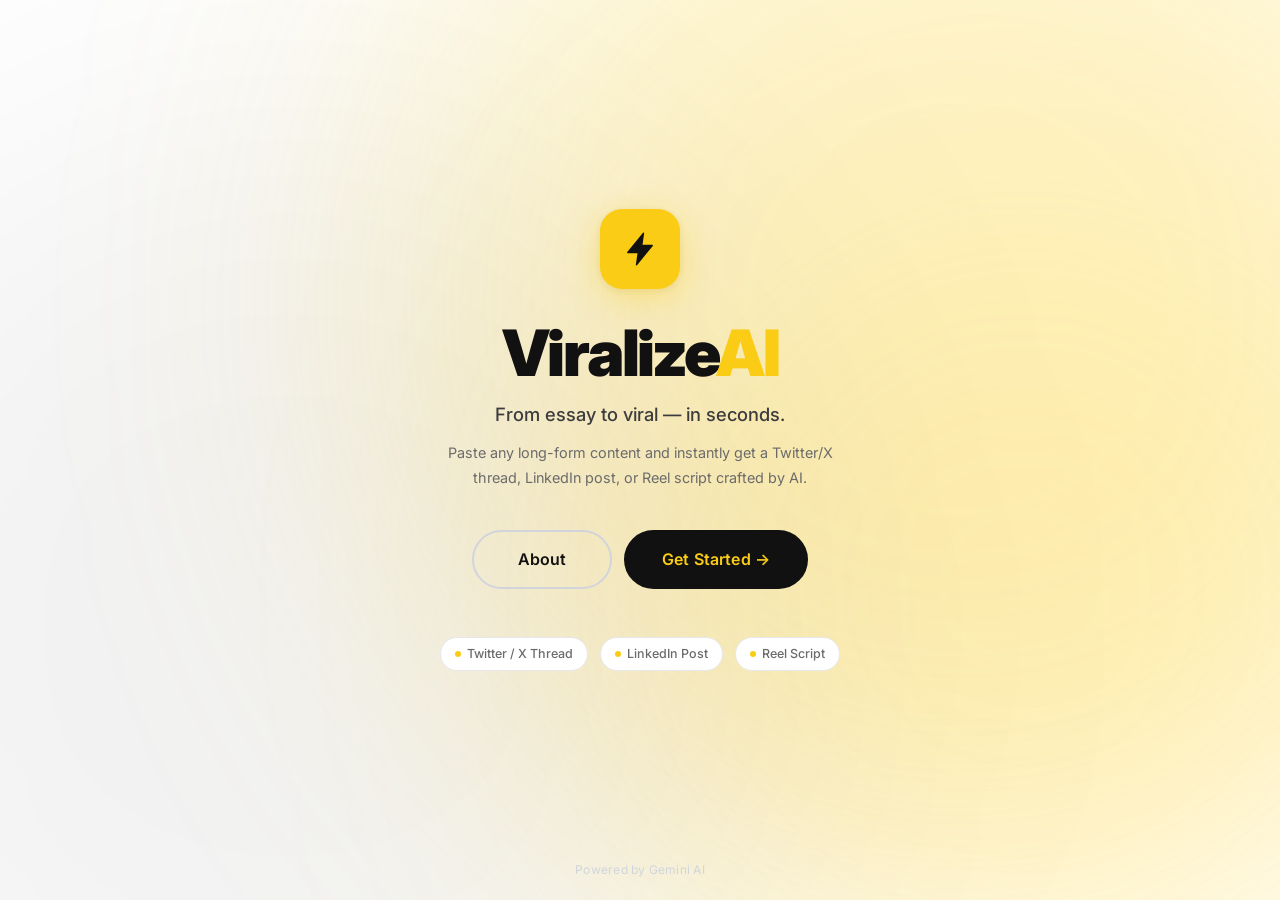
<file: static/index.html>
<!DOCTYPE html>
<html lang="en">
<head>
  <meta charset="UTF-8" />
  <meta name="viewport" content="width=device-width, initial-scale=1.0" />
  <title>ViralizeAI — Turn Essays into Viral Content</title>
  <meta name="description" content="ViralizeAI instantly transforms your long-form essays and reports into Twitter threads, LinkedIn posts, and Reel scripts using AI." />
  <link rel="stylesheet" href="/static/style.css" />
  <link rel="preconnect" href="https://fonts.googleapis.com" />
  <link rel="preconnect" href="https://fonts.gstatic.com" crossorigin />
  <link href="https://fonts.googleapis.com/css2?family=Inter:ital,wght@0,300;0,400;0,500;0,600;0,700;0,800;0,900;1,400&display=swap" rel="stylesheet" />
</head>
<body class="landing-page">

  <!-- Dummy Preloader -->
  <div class="global-preloader" id="preloader">
    <div class="preloader-counter" id="preloader-counter">0%</div>
    <div class="preloader-brand">ViralizeAI</div>
  </div>
  <script>
    document.addEventListener("DOMContentLoaded", () => {
      const counterEl = document.getElementById("preloader-counter");
      const preloaderEl = document.getElementById("preloader");
      let currentProgress = 0;
      
      const updateLoader = setInterval(() => {
        // Jump only 1 to 2 steps for a slower, smoother load
        currentProgress += Math.floor(Math.random() * 2) + 1;
        
        if (currentProgress >= 100) {
          currentProgress = 100;
          clearInterval(updateLoader);
          counterEl.textContent = currentProgress + "%";
          
          // Longer pause at 100% (800ms) then fade out
          setTimeout(() => {
            preloaderEl.classList.add("hidden");
            setTimeout(() => preloaderEl.remove(), 800); // Remove from DOM after fade
          }, 800);
        } else {
          counterEl.textContent = currentProgress + "%";
        }
      }, 35); // Slower interval (35ms instead of 18ms)
    });
  </script>

  <div class="landing-wrapper">
    <div class="landing-content">

      <!-- Logo -->
      <div class="landing-logo-wrap">
        <div class="landing-logo-mark" aria-label="ViralizeAI logo">
          <svg viewBox="0 0 48 48" fill="none" xmlns="http://www.w3.org/2000/svg">
            <path d="M28 6L10 28H22L20 42L38 20H26L28 6Z" fill="#111111" stroke="#111111" stroke-width="1.5" stroke-linejoin="round"/>
          </svg>
        </div>
      </div>

      <!-- Title -->
      <h1 class="landing-title">Viralize<span>AI</span></h1>
      <p class="landing-tagline">From essay to viral — in seconds.</p>
      <p class="landing-desc">
        Paste any long-form content and instantly get a Twitter/X thread,
        LinkedIn post, or Reel script crafted by AI.
      </p>

      <!-- CTA Buttons -->
      <div class="landing-btns">
        <a href="/about" class="btn btn-outline" id="about-btn">About</a>
        <a href="/app" class="btn btn-primary" id="get-started-btn">Get Started →</a>
      </div>

      <!-- Badges -->
      <div class="landing-badges">
        <span class="badge"><span class="badge-dot"></span>Twitter / X Thread</span>
        <span class="badge"><span class="badge-dot"></span>LinkedIn Post</span>
        <span class="badge"><span class="badge-dot"></span>Reel Script</span>
      </div>

    </div>
  </div>

  <p class="landing-footer-text">Powered by Gemini AI</p>

  <script src="/static/cursor.js"></script>
</body>
</html>
</file>
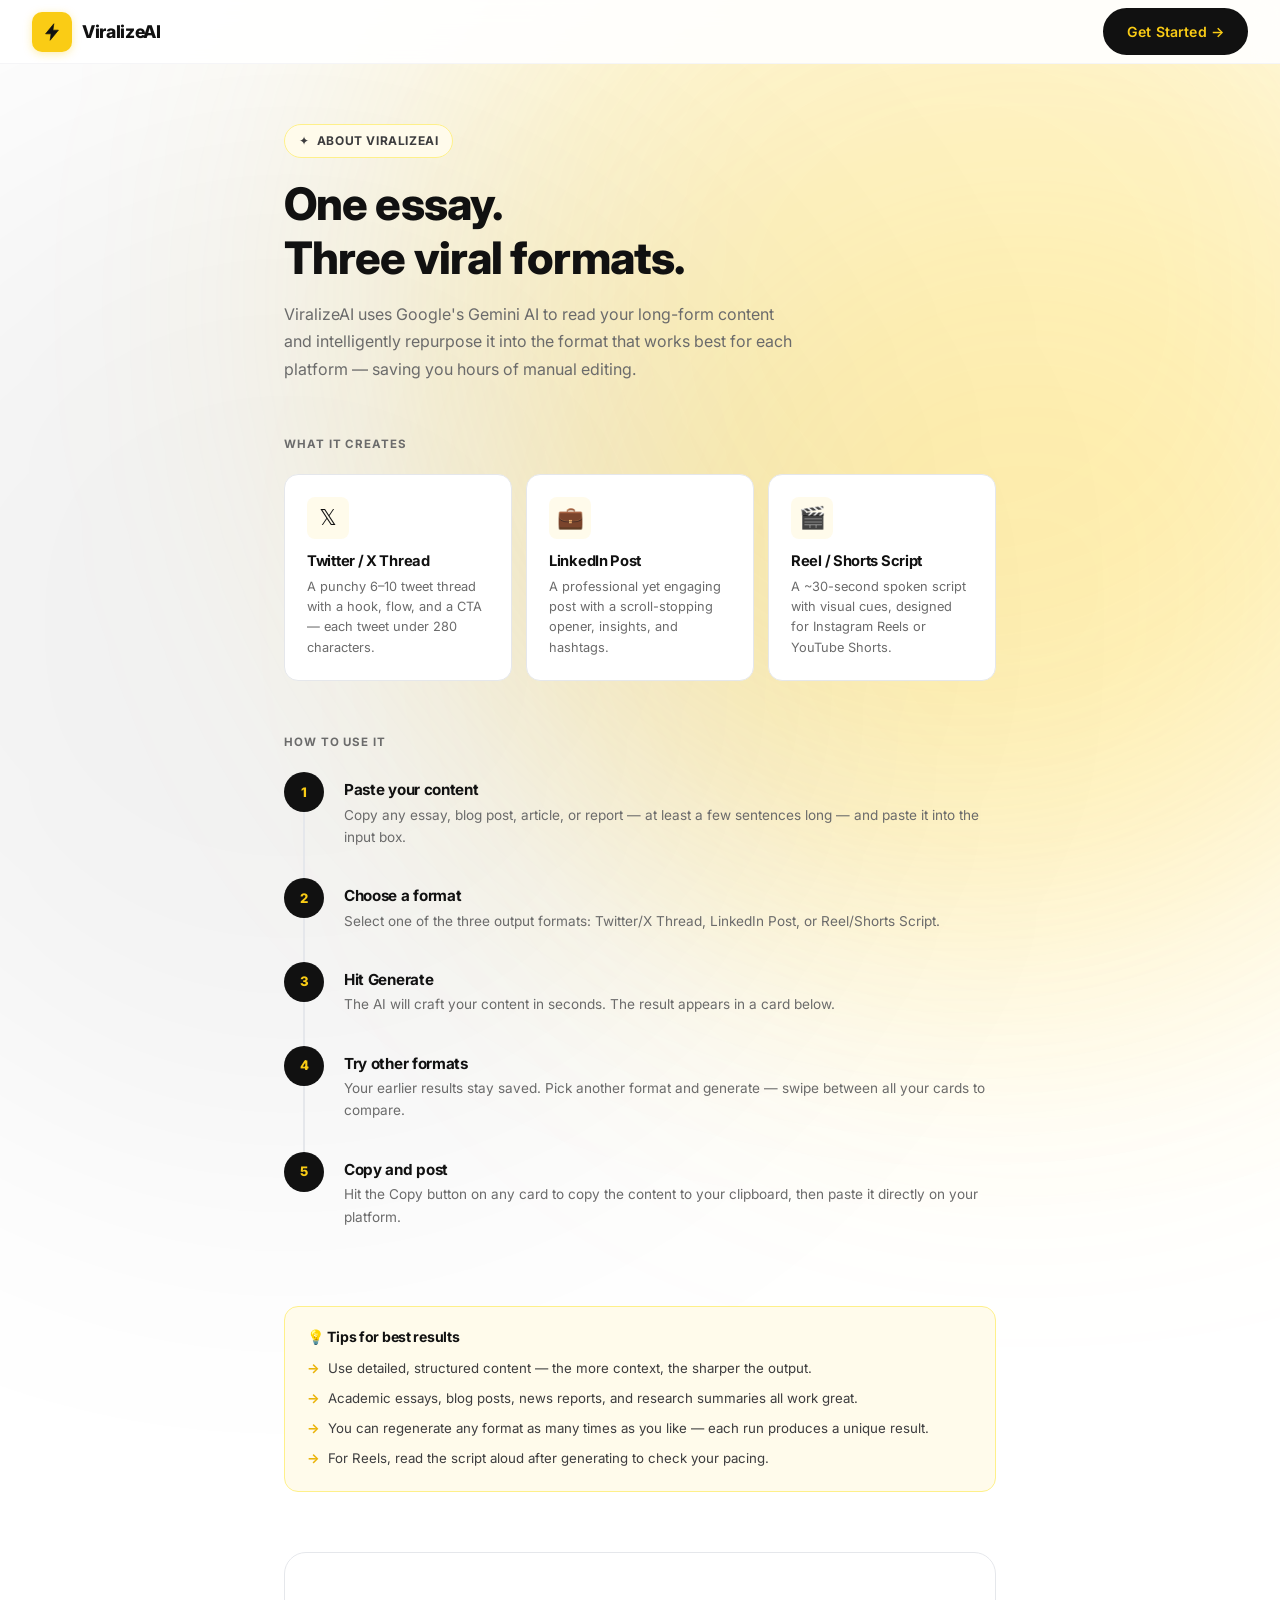
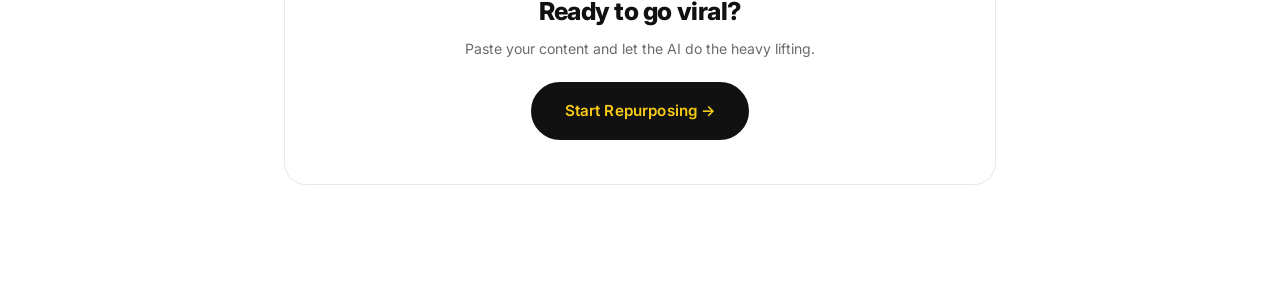
<file: static/about.html>
<!DOCTYPE html>
<html lang="en">
<head>
  <meta charset="UTF-8" />
  <meta name="viewport" content="width=device-width, initial-scale=1.0" />
  <title>About — ViralizeAI</title>
  <meta name="description" content="Learn how ViralizeAI turns your long-form essays and reports into platform-native viral content using AI." />
  <link rel="stylesheet" href="/static/style.css" />
  <link rel="preconnect" href="https://fonts.googleapis.com" />
  <link rel="preconnect" href="https://fonts.gstatic.com" crossorigin />
  <link href="https://fonts.googleapis.com/css2?family=Inter:ital,wght@0,300;0,400;0,500;0,600;0,700;0,800;0,900;1,400&display=swap" rel="stylesheet" />
</head>
<body class="about-page">

  <!-- Header -->
  <header class="site-header">
    <a href="/" class="logo-inline" id="header-logo">
      <div class="logo-mark">
        <svg viewBox="0 0 48 48" fill="none" xmlns="http://www.w3.org/2000/svg">
          <path d="M28 6L10 28H22L20 42L38 20H26L28 6Z" fill="#111111" stroke="#111111" stroke-width="1.5" stroke-linejoin="round"/>
        </svg>
      </div>
      <span>ViralizeAI</span>
    </a>
    <a href="/app" class="btn btn-primary" id="header-get-started" style="padding: 10px 22px; font-size: 0.88rem;">
      Get Started →
    </a>
  </header>

  <!-- Content -->
  <main>

    <!-- Hero -->
    <div class="about-hero">
      <div class="about-badge">✦ &nbsp;About ViralizeAI</div>
      <h1>One essay.<br/>Three viral formats.</h1>
      <p>
        ViralizeAI uses Google's Gemini AI to read your long-form content and
        intelligently repurpose it into the format that works best for each platform —
        saving you hours of manual editing.
      </p>
    </div>

    <!-- What it creates -->
    <p class="section-label">What it creates</p>
    <div class="format-cards">

      <div class="format-card">
        <div class="format-card-icon">𝕏</div>
        <h3>Twitter / X Thread</h3>
        <p>A punchy 6–10 tweet thread with a hook, flow, and a CTA — each tweet under 280 characters.</p>
      </div>

      <div class="format-card">
        <div class="format-card-icon">💼</div>
        <h3>LinkedIn Post</h3>
        <p>A professional yet engaging post with a scroll-stopping opener, insights, and hashtags.</p>
      </div>

      <div class="format-card">
        <div class="format-card-icon">🎬</div>
        <h3>Reel / Shorts Script</h3>
        <p>A ~30-second spoken script with visual cues, designed for Instagram Reels or YouTube Shorts.</p>
      </div>

    </div>

    <!-- How to use -->
    <p class="section-label">How to use it</p>
    <div class="steps">

      <div class="step">
        <div class="step-num">1</div>
        <div class="step-body">
          <h3>Paste your content</h3>
          <p>Copy any essay, blog post, article, or report — at least a few sentences long — and paste it into the input box.</p>
        </div>
      </div>

      <div class="step">
        <div class="step-num">2</div>
        <div class="step-body">
          <h3>Choose a format</h3>
          <p>Select one of the three output formats: Twitter/X Thread, LinkedIn Post, or Reel/Shorts Script.</p>
        </div>
      </div>

      <div class="step">
        <div class="step-num">3</div>
        <div class="step-body">
          <h3>Hit Generate</h3>
          <p>The AI will craft your content in seconds. The result appears in a card below.</p>
        </div>
      </div>

      <div class="step">
        <div class="step-num">4</div>
        <div class="step-body">
          <h3>Try other formats</h3>
          <p>Your earlier results stay saved. Pick another format and generate — swipe between all your cards to compare.</p>
        </div>
      </div>

      <div class="step">
        <div class="step-num">5</div>
        <div class="step-body">
          <h3>Copy and post</h3>
          <p>Hit the Copy button on any card to copy the content to your clipboard, then paste it directly on your platform.</p>
        </div>
      </div>

    </div>

    <!-- Tips -->
    <div class="tips-box">
      <h3>💡 Tips for best results</h3>
      <ul class="tips-list">
        <li>Use detailed, structured content — the more context, the sharper the output.</li>
        <li>Academic essays, blog posts, news reports, and research summaries all work great.</li>
        <li>You can regenerate any format as many times as you like — each run produces a unique result.</li>
        <li>For Reels, read the script aloud after generating to check your pacing.</li>
      </ul>
    </div>

    <!-- CTA -->
    <div class="about-cta">
      <h2>Ready to go viral?</h2>
      <p>Paste your content and let the AI do the heavy lifting.</p>
      <a href="/app" class="btn btn-primary" id="about-cta-btn">Start Repurposing →</a>
    </div>

  </main>

  <script src="/static/cursor.js"></script>
</body>
</html>
</file>
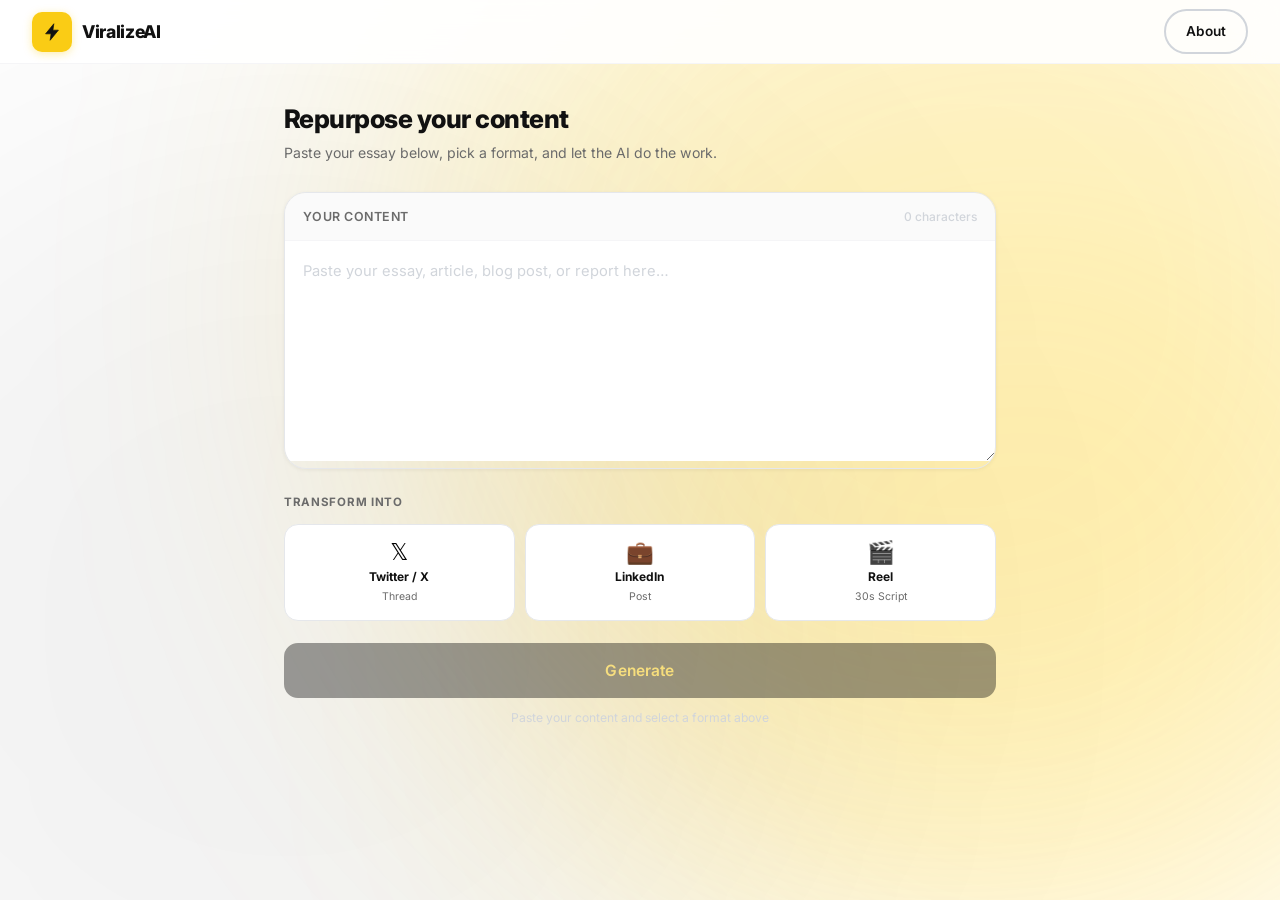
<file: static/app.html>
<!DOCTYPE html>
<html lang="en">
<head>
  <meta charset="UTF-8" />
  <meta name="viewport" content="width=device-width, initial-scale=1.0" />
  <title>ViralizeAI — Repurpose Your Content</title>
  <meta name="description" content="Transform your essays and reports into Twitter threads, LinkedIn posts, and Reel scripts instantly with ViralizeAI." />
  <link rel="stylesheet" href="/static/style.css" />
  <link rel="preconnect" href="https://fonts.googleapis.com" />
  <link rel="preconnect" href="https://fonts.gstatic.com" crossorigin />
  <link href="https://fonts.googleapis.com/css2?family=Inter:ital,wght@0,300;0,400;0,500;0,600;0,700;0,800;0,900;1,400&display=swap" rel="stylesheet" />
</head>
<body class="app-page">

  <!-- Header -->
  <header class="site-header">
    <a href="/" class="logo-inline" id="header-logo">
      <div class="logo-mark">
        <svg viewBox="0 0 48 48" fill="none" xmlns="http://www.w3.org/2000/svg">
          <path d="M28 6L10 28H22L20 42L38 20H26L28 6Z" fill="#111111" stroke="#111111" stroke-width="1.5" stroke-linejoin="round"/>
        </svg>
      </div>
      <span>ViralizeAI</span>
    </a>
    <a href="/about" class="btn btn-outline" id="header-about" style="padding: 9px 20px; font-size: 0.85rem;">
      About
    </a>
  </header>

  <main>

    <!-- Page heading -->
    <div class="page-heading">
      <h1>Repurpose your content</h1>
      <p>Paste your essay below, pick a format, and let the AI do the work.</p>
    </div>

    <!-- Error toast -->
    <div id="error-toast" class="error-toast" style="display:none;" role="alert" aria-live="assertive">
      <span>⚠</span>
      <span id="error-message"></span>
    </div>

    <!-- Input card -->
    <div class="input-card">
      <div class="input-card-header">
        <span class="input-card-title">Your Content</span>
        <span class="char-count" id="char-count">0 characters</span>
      </div>
      <textarea
        id="content-input"
        placeholder="Paste your essay, article, blog post, or report here…"
        aria-label="Content input"
        spellcheck="true"
      ></textarea>
    </div>

    <!-- Format selector -->
    <div class="format-selector-wrap">
      <p class="section-title">Transform into</p>
      <div class="format-selector" role="group" aria-label="Output format selection">

        <button class="format-btn" id="fmt-twitter" data-format="twitter" aria-pressed="false">
          <span class="format-btn-icon">𝕏</span>
          <span class="format-btn-label">Twitter / X</span>
          <span class="format-btn-sub">Thread</span>
        </button>

        <button class="format-btn" id="fmt-linkedin" data-format="linkedin" aria-pressed="false">
          <span class="format-btn-icon">💼</span>
          <span class="format-btn-label">LinkedIn</span>
          <span class="format-btn-sub">Post</span>
        </button>

        <button class="format-btn" id="fmt-reel" data-format="reel" aria-pressed="false">
          <span class="format-btn-icon">🎬</span>
          <span class="format-btn-label">Reel</span>
          <span class="format-btn-sub">30s Script</span>
        </button>

      </div>
    </div>

    <!-- Generate button -->
    <div class="generate-wrap">
      <button class="btn btn-primary" id="generate-btn" disabled>
        Generate
      </button>
      <p class="generate-hint" id="generate-hint">Select a format above to get started</p>
    </div>

    <!-- Output section -->
    <div class="output-section" id="output-section" aria-live="polite">

      <div class="output-header">
        <span class="output-title">Generated Content</span>
        <span class="output-count" id="output-count"></span>
      </div>

      <!-- Loading card -->
      <div class="loading-card" id="loading-card" style="display:none;">
        <div class="loading-card-header">
          <div class="spinner"></div>
          <span style="font-size:0.82rem; font-weight:600; color:#6B6B6B;" id="loading-label">Generating…</span>
        </div>
        <div class="loading-card-body">
          <div class="skeleton skel-line w-full"></div>
          <div class="skeleton skel-line w-90"></div>
          <div class="skeleton skel-line w-80"></div>
          <div class="skeleton skel-line w-full"></div>
          <div class="skeleton skel-line w-60"></div>
          <div class="skeleton skel-line w-90"></div>
          <div class="skeleton skel-line w-80"></div>
        </div>
      </div>

      <!-- Carousel -->
      <div class="carousel-wrap" id="carousel-wrap" style="display:none;">
        <div class="carousel-viewport">
          <div class="carousel-track" id="carousel-track"></div>
        </div>

        <div class="carousel-nav" id="carousel-nav">
          <button class="carousel-arrow" id="prev-btn" aria-label="Previous card" disabled>&#8592;</button>
          <div class="carousel-dots" id="dots-container"></div>
          <button class="carousel-arrow" id="next-btn" aria-label="Next card" disabled>&#8594;</button>
        </div>
      </div>

    </div>

  </main>

  <script src="/static/app.js"></script>
  <script src="/static/cursor.js"></script>
</body>
</html>
</file>
<file: static/style.css>
/* ============================================================
   ViralizeAI — Shared Stylesheet
   Theme: White / Yellow (#FACC15) / Black (#111111)
   ============================================================ */

/* ── Variables ─────────────────────────────────────────────── */
:root {
  --white:        #FFFFFF;
  --yellow:       #FACC15;
  --yellow-hover: #EAB308;
  --yellow-light: #FFFBEB;
  --yellow-muted: #FEF08A;
  --black:        #111111;
  --gray-900:     #1C1C1E;
  --gray-700:     #3C3C3E;
  --gray-500:     #6B6B6B;
  --gray-300:     #D1D5DB;
  --gray-200:     #E5E7EB;
  --gray-100:     #F5F5F7;
  --gray-50:      #FAFAFA;

  --radius-sm:    8px;
  --radius:       14px;
  --radius-lg:    22px;
  --radius-xl:    32px;

  --shadow-sm:    0 1px 4px rgba(0,0,0,0.06);
  --shadow:       0 4px 20px rgba(0,0,0,0.08);
  --shadow-md:    0 8px 32px rgba(0,0,0,0.12);
  --shadow-lg:    0 16px 48px rgba(0,0,0,0.14);

  --transition:   all 0.22s cubic-bezier(0.4, 0, 0.2, 1);
  --transition-slow: all 0.4s cubic-bezier(0.4, 0, 0.2, 1);

  --max-width:    760px;
}

/* ── Reset ─────────────────────────────────────────────────── */
*, *::before, *::after { margin: 0; padding: 0; box-sizing: border-box; }
html { scroll-behavior: smooth; -webkit-font-smoothing: antialiased; }

body {
  font-family: 'Inter', system-ui, -apple-system, sans-serif;
  background: #FFFFFF;
  color: #111111;
  min-height: 100vh;
  line-height: 1.65;
  position: relative;
  overflow-x: hidden;
}

/* ── Ambient Background Blur ───────────────────────────────── */
html::before, body::before, body::after {
  content: "";
  position: fixed;
  border-radius: 50%;
  filter: blur(140px);
  z-index: -1;
  pointer-events: none;
  animation: bgFloat 18s ease-in-out infinite alternate;
  will-change: transform;
}

body::before {
  width: 90vw;
  height: 90vw;
  max-width: 1400px;
  max-height: 1400px;
  background: rgba(250, 204, 21, 0.22); /* Richer yellow */
  top: -30%;
  right: -20%;
}

body::after {
  width: 85vw;
  height: 85vw;
  max-width: 1200px;
  max-height: 1200px;
  background: rgba(17, 17, 17, 0.05); /* Deeper contrast */
  bottom: -30%;
  left: -20%;
  animation-delay: -7s;
  animation-direction: alternate-reverse;
}

html::before {
  width: 70vw;
  height: 70vw;
  max-width: 1000px;
  max-height: 1000px;
  background: rgba(250, 204, 21, 0.16); /* Third yellow blob */
  bottom: -15%;
  right: -15%;
  animation: bgFloat 24s ease-in-out infinite alternate-reverse;
}

@keyframes bgFloat {
  0%   { transform: translate(0, 0) scale(1); }
  50%  { transform: translate(-4%, 5%) scale(1.08); }
  100% { transform: translate(4%, -5%) scale(0.92); }
}

h1, h2, h3, h4 { line-height: 1.2; font-weight: 800; letter-spacing: -0.02em; }
p { color: #3C3C3E; }
a { text-decoration: none; color: inherit; }

/* ── Keyframes ─────────────────────────────────────────────── */
@keyframes float {
  0%, 100% { transform: translateY(0px); }
  50%       { transform: translateY(-10px); }
}

@keyframes spin {
  to { transform: rotate(360deg); }
}

@keyframes shimmer {
  0%   { background-position: -400px 0; }
  100% { background-position: 400px 0; }
}

@keyframes fadeIn {
  from { opacity: 0; transform: translateY(12px); }
  to   { opacity: 1; transform: translateY(0); }
}

/* ── Buttons ───────────────────────────────────────────────── */
.btn {
  display: inline-flex;
  align-items: center;
  justify-content: center;
  gap: 8px;
  padding: 14px 32px;
  border-radius: 999px;
  font-family: inherit;
  font-size: 0.95rem;
  font-weight: 600;
  letter-spacing: 0.01em;
  cursor: pointer;
  border: 2px solid transparent;
  transition: var(--transition);
  white-space: nowrap;
  user-select: none;
}

.btn-primary {
  background: #111111;
  color: #FACC15;
  border-color: #111111;
}
.btn-primary:hover {
  background: #1C1C1E;
  transform: translateY(-2px);
  box-shadow: 0 8px 24px rgba(0,0,0,0.18);
}
.btn-primary:active { transform: translateY(0); }

.btn-outline {
  background: transparent;
  color: #111111;
  border-color: #D1D5DB;
}
.btn-outline:hover {
  border-color: #111111;
  background: #F5F5F7;
  transform: translateY(-2px);
}
.btn-outline:active { transform: translateY(0); }

.btn:disabled {
  opacity: 0.4;
  cursor: not-allowed;
  transform: none !important;
  box-shadow: none !important;
}

/* ── Logo Mark ─────────────────────────────────────────────── */
.logo-mark {
  width: 40px;
  height: 40px;
  background: #FACC15;
  border-radius: 10px;
  display: flex;
  align-items: center;
  justify-content: center;
  flex-shrink: 0;
  box-shadow: 0 2px 8px rgba(250, 204, 21, 0.35);
}
.logo-mark svg { width: 22px; height: 22px; }

.logo-inline {
  display: flex;
  align-items: center;
  gap: 10px;
  font-weight: 800;
  font-size: 1.1rem;
  letter-spacing: -0.02em;
  color: #111111;
}

/* ── Site Header ────────────────────────────────────────────── */
.site-header {
  position: sticky;
  top: 0;
  z-index: 100;
  background: rgba(255,255,255,0.9);
  backdrop-filter: blur(12px);
  -webkit-backdrop-filter: blur(12px);
  border-bottom: 1px solid #F5F5F7;
  padding: 0 32px;
  height: 64px;
  display: flex;
  align-items: center;
  justify-content: space-between;
}

/* ── Spinner ─────────────────────────────────────────────────── */
.spinner {
  width: 18px;
  height: 18px;
  border: 2.5px solid rgba(250, 204, 21, 0.3);
  border-top-color: #FACC15;
  border-radius: 50%;
  animation: spin 0.7s linear infinite;
  flex-shrink: 0;
}

/* ── Skeleton ────────────────────────────────────────────────── */
.skeleton {
  background: linear-gradient(90deg, #F5F5F7 25%, #FAFAFA 50%, #F5F5F7 75%);
  background-size: 400px 100%;
  animation: shimmer 1.4s infinite;
  border-radius: 6px;
}

/* ============================================================
   LANDING PAGE
   ============================================================ */

.landing-page {
  background: #FFFFFF;
}

.landing-wrapper {
  min-height: 100vh;
  display: flex;
  flex-direction: column;
  align-items: center;
  justify-content: center;
  padding: 60px 24px 80px;
}

.landing-content {
  text-align: center;
  max-width: 560px;
  width: 100%;
}

.landing-logo-wrap {
  display: flex;
  justify-content: center;
  margin-bottom: 32px;
  animation: float 4s ease-in-out infinite;
}

.landing-logo-mark {
  width: 80px;
  height: 80px;
  background: #FACC15;
  border-radius: 22px;
  display: flex;
  align-items: center;
  justify-content: center;
  box-shadow: 0 8px 32px rgba(250,204,21,0.4), 0 2px 8px rgba(0,0,0,0.08);
}
.landing-logo-mark svg { width: 42px; height: 42px; }

.landing-title {
  font-size: 4rem;
  font-weight: 900;
  color: #111111;
  letter-spacing: -0.04em;
  line-height: 1;
  margin-bottom: 14px;
}

.landing-title span {
  color: #FACC15;
}

.landing-tagline {
  font-size: 1.15rem;
  font-weight: 500;
  color: #3C3C3E;
  margin-bottom: 12px;
}

.landing-desc {
  font-size: 0.9rem;
  color: #6B6B6B;
  max-width: 400px;
  margin: 0 auto 40px;
  line-height: 1.7;
}

.landing-btns {
  display: flex;
  gap: 12px;
  justify-content: center;
  flex-wrap: wrap;
  margin-bottom: 48px;
}

.landing-btns .btn {
  padding: 14px 36px;
  font-size: 1rem;
  min-width: 140px;
}

.landing-badges {
  display: flex;
  gap: 12px;
  justify-content: center;
  flex-wrap: wrap;
}

.badge {
  display: inline-flex;
  align-items: center;
  gap: 6px;
  font-size: 0.78rem;
  font-weight: 500;
  color: #6B6B6B;
  padding: 6px 14px;
  border: 1px solid #E5E7EB;
  border-radius: 999px;
  background: #FFFFFF;
}

.badge-dot {
  width: 6px;
  height: 6px;
  border-radius: 50%;
  background: #FACC15;
  flex-shrink: 0;
}

.landing-footer-text {
  position: fixed;
  bottom: 20px;
  left: 50%;
  transform: translateX(-50%);
  font-size: 0.75rem;
  color: #D1D5DB;
  letter-spacing: 0.02em;
  white-space: nowrap;
}

/* ============================================================
   ABOUT PAGE
   ============================================================ */

.about-page main {
  max-width: var(--max-width);
  margin: 0 auto;
  padding: 60px 24px 100px;
}

.about-hero {
  margin-bottom: 52px;
}

.about-badge {
  display: inline-flex;
  align-items: center;
  gap: 6px;
  background: #FFFBEB;
  color: #3C3C3E;
  font-size: 0.75rem;
  font-weight: 700;
  padding: 6px 14px;
  border-radius: 999px;
  margin-bottom: 20px;
  letter-spacing: 0.05em;
  text-transform: uppercase;
  border: 1px solid #FEF08A;
}

.about-hero h1 {
  font-size: 2.8rem;
  margin-bottom: 16px;
  color: #111111;
}

.about-hero p {
  font-size: 1rem;
  color: #6B6B6B;
  max-width: 520px;
  line-height: 1.7;
}

.section-label {
  font-size: 0.72rem;
  font-weight: 700;
  letter-spacing: 0.08em;
  text-transform: uppercase;
  color: #6B6B6B;
  margin-bottom: 20px;
}

/* Format cards */
.format-cards {
  display: grid;
  grid-template-columns: repeat(auto-fit, minmax(190px, 1fr));
  gap: 14px;
  margin-bottom: 52px;
}

.format-card {
  border: 1.5px solid #E5E7EB;
  border-radius: var(--radius);
  padding: 22px;
  transition: var(--transition);
  background: #FFFFFF;
}

.format-card:hover {
  border-color: #FACC15;
  box-shadow: 0 0 0 3px rgba(250,204,21,0.12);
  transform: translateY(-2px);
}

.format-card-icon {
  width: 42px;
  height: 42px;
  border-radius: var(--radius-sm);
  background: #FFFBEB;
  display: flex;
  align-items: center;
  justify-content: center;
  font-size: 1.35rem;
  margin-bottom: 14px;
}

.format-card h3 {
  font-size: 0.92rem;
  font-weight: 700;
  margin-bottom: 6px;
  color: #111111;
}

.format-card p {
  font-size: 0.8rem;
  color: #6B6B6B;
  line-height: 1.6;
}

/* Steps */
.steps {
  display: flex;
  flex-direction: column;
  gap: 0;
  margin-bottom: 0;
}

.step {
  display: flex;
  gap: 20px;
  padding-bottom: 30px;
  position: relative;
}

.step:not(:last-child)::after {
  content: '';
  position: absolute;
  left: 19px;
  top: 40px;
  width: 2px;
  height: calc(100% - 10px);
  background: #E5E7EB;
}

.step-num {
  width: 40px;
  height: 40px;
  border-radius: 50%;
  background: #111111;
  color: #FACC15;
  font-weight: 800;
  font-size: 0.82rem;
  display: flex;
  align-items: center;
  justify-content: center;
  flex-shrink: 0;
  position: relative;
  z-index: 1;
}

.step-body h3 {
  font-size: 0.95rem;
  font-weight: 700;
  margin-bottom: 4px;
  color: #111111;
  padding-top: 9px;
}

.step-body p {
  font-size: 0.85rem;
  color: #6B6B6B;
  line-height: 1.65;
}

/* Tips */
.tips-box {
  background: #FFFBEB;
  border: 1.5px solid #FEF08A;
  border-radius: var(--radius);
  padding: 22px;
  margin-top: 48px;
}

.tips-box h3 {
  font-size: 0.88rem;
  font-weight: 700;
  margin-bottom: 12px;
  color: #111111;
}

.tips-list {
  list-style: none;
  display: flex;
  flex-direction: column;
  gap: 8px;
}

.tips-list li {
  font-size: 0.83rem;
  color: #3C3C3E;
  display: flex;
  align-items: flex-start;
  gap: 8px;
}

.tips-list li::before {
  content: '→';
  color: #EAB308;
  font-weight: 700;
  flex-shrink: 0;
}

.about-cta {
  text-align: center;
  margin-top: 60px;
  padding: 44px 32px;
  border: 1.5px solid #E5E7EB;
  border-radius: var(--radius-lg);
}

.about-cta h2 {
  font-size: 1.55rem;
  margin-bottom: 10px;
  color: #111111;
}

.about-cta p {
  font-size: 0.88rem;
  color: #6B6B6B;
  margin-bottom: 22px;
}

/* ============================================================
   APP PAGE
   ============================================================ */

.app-page main {
  max-width: var(--max-width);
  margin: 0 auto;
  padding: 40px 24px 120px;
}

.page-heading {
  margin-bottom: 28px;
}

.page-heading h1 {
  font-size: 1.6rem;
  font-weight: 800;
  color: #111111;
  margin-bottom: 6px;
}

.page-heading p {
  font-size: 0.88rem;
  color: #6B6B6B;
}

.format-selector-wrap {
  margin-bottom: 4px;
}

.section-title {
  font-size: 0.72rem;
  font-weight: 700;
  letter-spacing: 0.06em;
  text-transform: uppercase;
  color: #6B6B6B;
  margin-bottom: 12px;
}

/* Input card */
.input-card {
  border: 1.5px solid #E5E7EB;
  border-radius: var(--radius-lg);
  overflow: hidden;
  margin-bottom: 24px;
  transition: var(--transition);
  box-shadow: var(--shadow-sm);
}

.input-card:focus-within {
  border-color: #FACC15;
  box-shadow: 0 0 0 4px rgba(250,204,21,0.12), var(--shadow);
}

.input-card-header {
  padding: 14px 18px 12px;
  border-bottom: 1px solid #F5F5F7;
  display: flex;
  align-items: center;
  justify-content: space-between;
  background: #FAFAFA;
}

.input-card-title {
  font-size: 0.78rem;
  font-weight: 600;
  color: #6B6B6B;
  letter-spacing: 0.04em;
  text-transform: uppercase;
}

.char-count {
  font-size: 0.75rem;
  color: #D1D5DB;
  font-weight: 500;
}
.char-count.warning { color: #F97316; }

#content-input {
  width: 100%;
  min-height: 220px;
  padding: 18px;
  border: none;
  outline: none;
  font-family: inherit;
  font-size: 0.92rem;
  color: #111111;
  background: #FFFFFF;
  resize: vertical;
  line-height: 1.7;
}
#content-input::placeholder { color: #D1D5DB; }

/* Format selector */
.format-selector {
  display: grid;
  grid-template-columns: repeat(3, 1fr);
  gap: 10px;
  margin-bottom: 22px;
}

.format-btn {
  display: flex;
  flex-direction: column;
  align-items: center;
  gap: 6px;
  padding: 16px 10px;
  border: 1.5px solid #E5E7EB;
  border-radius: var(--radius);
  background: #FFFFFF;
  cursor: pointer;
  transition: var(--transition);
  text-align: center;
  font-family: inherit;
  position: relative;
  overflow: hidden;
}

.format-btn:hover {
  border-color: #111111;
  background: #FAFAFA;
  transform: translateY(-2px);
}

.format-btn.active {
  border-color: #FACC15;
  background: #FFFBEB;
  box-shadow: 0 0 0 3px rgba(250,204,21,0.18);
}

.format-btn.done::after {
  content: '✓';
  position: absolute;
  top: 7px;
  right: 9px;
  font-size: 0.65rem;
  font-weight: 800;
  color: #EAB308;
  background: rgba(250,204,21,0.18);
  width: 17px;
  height: 17px;
  border-radius: 50%;
  display: flex;
  align-items: center;
  justify-content: center;
}

.format-btn-icon { font-size: 1.4rem; line-height: 1; }
.format-btn-label { font-size: 0.75rem; font-weight: 700; color: #111111; line-height: 1.3; }
.format-btn-sub { font-size: 0.66rem; color: #6B6B6B; line-height: 1.2; }

/* Generate button */
.generate-wrap { margin-bottom: 40px; }

#generate-btn {
  width: 100%;
  padding: 16px;
  font-size: 0.97rem;
  border-radius: var(--radius);
  gap: 10px;
}

.generate-hint {
  text-align: center;
  font-size: 0.76rem;
  color: #D1D5DB;
  margin-top: 10px;
}

/* Output section */
.output-section {
  display: none;
}
.output-section.visible {
  display: block;
  animation: fadeIn 0.35s ease;
}

.output-header {
  display: flex;
  align-items: center;
  justify-content: space-between;
  margin-bottom: 14px;
}

.output-title {
  font-size: 0.72rem;
  font-weight: 700;
  letter-spacing: 0.06em;
  text-transform: uppercase;
  color: #6B6B6B;
}

.output-count {
  font-size: 0.75rem;
  color: #D1D5DB;
}

/* Carousel */
.carousel-wrap { position: relative; }

.carousel-viewport {
  overflow: hidden;
  border-radius: var(--radius-lg);
  width: 100%;
}

.carousel-track {
  display: flex;
  transition: transform 0.38s cubic-bezier(0.4, 0, 0.2, 1);
  width: 100%;
}

.output-card {
  width: 100%;
  min-width: 100%;
  max-width: 100%;
  border: 1.5px solid #E5E7EB;
  border-radius: var(--radius-lg);
  overflow: hidden;
  background: #FFFFFF;
  box-shadow: var(--shadow);
  flex-shrink: 0;
}

.output-card-header {
  display: flex;
  align-items: center;
  justify-content: space-between;
  padding: 14px 18px;
  background: #FAFAFA;
  border-bottom: 1px solid #F5F5F7;
}

.output-card-label {
  display: flex;
  align-items: center;
  gap: 9px;
}

.output-card-icon {
  width: 30px;
  height: 30px;
  border-radius: 7px;
  background: #FACC15;
  display: flex;
  align-items: center;
  justify-content: center;
  font-size: 0.95rem;
}

.output-card-name {
  font-size: 0.85rem;
  font-weight: 700;
  color: #111111;
}

.copy-btn {
  display: flex;
  align-items: center;
  gap: 5px;
  padding: 6px 13px;
  border-radius: var(--radius-sm);
  border: 1.5px solid #E5E7EB;
  background: #FFFFFF;
  font-family: inherit;
  font-size: 0.75rem;
  font-weight: 600;
  color: #111111;
  cursor: pointer;
  transition: var(--transition);
}
.copy-btn:hover { border-color: #111111; background: #FAFAFA; }
.copy-btn.copied { border-color: #22C55E; color: #16A34A; background: #F0FDF4; }

.output-content {
  padding: 22px;
  font-size: 0.88rem;
  line-height: 1.8;
  color: #111111;
  white-space: pre-wrap;
  word-break: break-word;
  overflow-wrap: break-word;
  max-height: 460px;
  overflow-y: auto;
  overflow-x: hidden;
  width: 100%;
}
.output-content::-webkit-scrollbar { width: 4px; }
.output-content::-webkit-scrollbar-track { background: transparent; }
.output-content::-webkit-scrollbar-thumb { background: #E5E7EB; border-radius: 99px; }

/* Carousel nav */
.carousel-nav {
  display: flex;
  align-items: center;
  justify-content: center;
  gap: 14px;
  margin-top: 18px;
}

.carousel-arrow {
  width: 34px;
  height: 34px;
  border-radius: 50%;
  border: 1.5px solid #E5E7EB;
  background: #FFFFFF;
  display: flex;
  align-items: center;
  justify-content: center;
  cursor: pointer;
  transition: var(--transition);
  color: #111111;
  font-size: 1rem;
}
.carousel-arrow:hover:not(:disabled) {
  border-color: #111111;
  background: #111111;
  color: #FACC15;
}
.carousel-arrow:disabled { opacity: 0.28; cursor: not-allowed; }

.carousel-dots {
  display: flex;
  gap: 7px;
  align-items: center;
}

.dot {
  width: 7px;
  height: 7px;
  border-radius: 50%;
  background: #E5E7EB;
  transition: var(--transition);
  cursor: pointer;
  border: none;
  padding: 0;
}
.dot.active {
  background: #111111;
  width: 20px;
  border-radius: 4px;
}

/* Loading card */
.loading-card {
  border: 1.5px solid #E5E7EB;
  border-radius: var(--radius-lg);
  overflow: hidden;
  background: #FFFFFF;
  box-shadow: var(--shadow);
}
.loading-card-header {
  padding: 14px 18px;
  background: #FAFAFA;
  border-bottom: 1px solid #F5F5F7;
  display: flex;
  align-items: center;
  gap: 10px;
}
.loading-card-body {
  padding: 22px;
  display: flex;
  flex-direction: column;
  gap: 11px;
}
.skel-line { height: 13px; }
.skel-line.w-full { width: 100%; }
.skel-line.w-80   { width: 80%; }
.skel-line.w-60   { width: 60%; }
.skel-line.w-90   { width: 90%; }

/* Error toast */
.error-toast {
  display: flex;
  align-items: center;
  gap: 10px;
  padding: 13px 16px;
  background: #FEF2F2;
  border: 1.5px solid #FECACA;
  border-radius: var(--radius);
  font-size: 0.83rem;
  color: #DC2626;
  margin-bottom: 16px;
}

/* ── Responsive ─────────────────────────────────────────────── */
@media (max-width: 600px) {
  .landing-title { font-size: 2.8rem; }
  .site-header { padding: 0 16px; }
  .about-page main, .app-page main { padding: 28px 16px 80px; }
  .format-btn-sub { display: none; }
  .format-cards { grid-template-columns: 1fr; }
  .landing-btns .btn { min-width: 120px; padding: 13px 24px; }
  .about-hero h1 { font-size: 2rem; }
}

/* ── Preloader ──────────────────────────────────────────────── */
.global-preloader {
  position: fixed;
  inset: 0;
  background: #FFFFFF;
  z-index: 99999;
  display: flex;
  align-items: center;
  justify-content: center;
  flex-direction: column;
  transition: opacity 0.5s cubic-bezier(0.4, 0, 0.2, 1);
}

.global-preloader.hidden {
  opacity: 0;
  pointer-events: none;
}

.preloader-counter {
  font-size: 4.5rem;
  font-weight: 900;
  color: #111111;
  letter-spacing: -0.04em;
  font-variant-numeric: tabular-nums;
  margin-bottom: -4px;
}

.preloader-brand {
  font-size: 0.85rem;
  font-weight: 700;
  color: #FACC15;
  text-transform: uppercase;
  letter-spacing: 0.28em;
}

/* ── Ambient Cursor Blob ────────────────────────────────────── */
.cursor-blob {
  position: fixed;
  width: 300px;
  height: 300px;
  background: rgba(249, 115, 22, 0.35); /* Bright orangish aura */
  border-radius: 50%;
  filter: blur(90px);
  z-index: -1; 
  pointer-events: none; /* Let clicks pass through to UI */
  transform: translate(-50%, -50%);
  top: -1000px; /* Hidden offscreen until first mouse move */
  left: -1000px;
}
</file>
